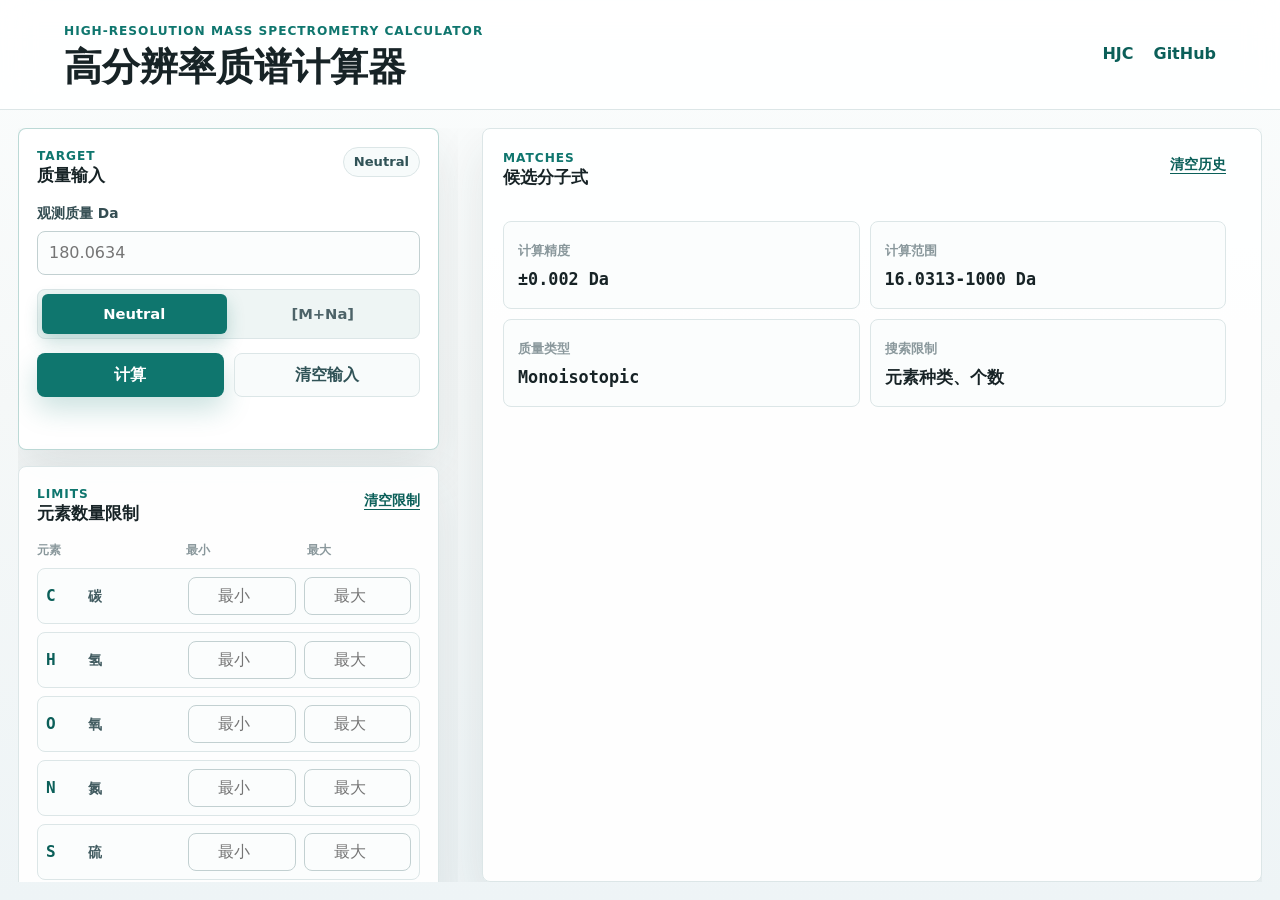
<file: tools/MassCalculator/index.html>
<!DOCTYPE html>
<html lang="zh-CN">
<head>
    <meta charset="UTF-8">
    <meta name="viewport" content="width=device-width, initial-scale=1.0, viewport-fit=cover">
    <meta name="description" content="高分辨质谱精确质量分子式计算器。">
    <title>高分辨率质谱计算器</title>
    <link rel="icon" href="favicon.svg" type="image/svg+xml">
    <link rel="stylesheet" href="styles.css">
</head>
<body>
    <header class="app-header">
        <div class="header-copy">
            <p class="eyebrow">High-Resolution Mass Spectrometry Calculator</p>
            <h1>高分辨率质谱计算器</h1>
        </div>
        <nav class="header-nav" aria-label="外部链接">
            <a href="../../index.html">HJC</a>
            <a href="https://github.com/sheephjc/MassCalculator" target="_blank" rel="noopener noreferrer">GitHub</a>
        </nav>
    </header>

    <main class="workspace">
        <form class="control-surface" id="calculatorForm">
            <section class="tool-panel primary-panel" aria-labelledby="mass-title">
                <div class="panel-heading">
                    <div>
                        <p class="section-kicker">Target</p>
                        <h2 id="mass-title">质量输入</h2>
                    </div>
                    <output id="modePreview" class="mode-preview">Neutral</output>
                </div>

                <label class="field-label" for="massInput">观测质量 Da</label>
                <input id="massInput" name="mass" type="number" step="any" inputmode="decimal" autocomplete="off" placeholder="180.0634">

                <fieldset class="segmented-control" aria-label="离子峰类型">
                    <label>
                        <input type="radio" name="ionMode" value="neutral" checked>
                        <span>Neutral</span>
                    </label>
                    <label>
                        <input type="radio" name="ionMode" value="mNa">
                        <span>[M+Na]</span>
                    </label>
                </fieldset>

                <div class="button-row">
                    <button class="button button-primary" type="submit">计算</button>
                    <button class="button button-secondary" type="button" id="resetForm">清空输入</button>
                </div>
                <p class="form-status" id="formStatus" aria-live="polite"></p>
            </section>

            <section class="tool-panel collapsible-panel is-collapsed" aria-labelledby="limits-title">
                <div class="panel-heading">
                    <div>
                        <p class="section-kicker">Limits</p>
                        <h2 id="limits-title">元素数量限制</h2>
                    </div>
                    <div class="panel-actions">
                        <button class="collapse-toggle" type="button" aria-expanded="false" aria-controls="limitsBody" data-collapse-target="limitsBody">展开</button>
                        <button class="link-button" type="button" id="clearRestrictions">清空限制</button>
                    </div>
                </div>

                <div class="collapsible-body" id="limitsBody">
                    <div class="limit-header" aria-hidden="true">
                        <span>元素</span>
                        <span>最小</span>
                        <span>最大</span>
                    </div>
                    <div class="element-limit-grid" id="elementLimitGrid"></div>
                </div>
            </section>

            <section class="tool-panel collapsible-panel is-collapsed" aria-labelledby="advanced-title">
                <div class="panel-heading">
                    <div>
                        <p class="section-kicker">Filters</p>
                        <h2 id="advanced-title">高级筛选</h2>
                    </div>
                    <div class="panel-actions">
                        <button class="collapse-toggle" type="button" aria-expanded="false" aria-controls="filtersBody" data-collapse-target="filtersBody">展开</button>
                        <button class="link-button" type="button" id="saveRestrictions">保存限制</button>
                    </div>
                </div>

                <div class="collapsible-body" id="filtersBody">
                    <label class="field-label" for="heteroAtomCount">杂原子总数</label>
                    <input id="heteroAtomCount" name="heteroAtomCount" type="number" min="0" max="10" inputmode="numeric" placeholder="不限">

                    <fieldset class="check-grid" id="heteroTypeChecks">
                        <legend>允许的杂原子</legend>
                    </fieldset>
                </div>
            </section>
        </form>

        <section class="results-surface" aria-labelledby="results-title">
            <div class="results-toolbar">
                <div>
                    <p class="section-kicker">Matches</p>
                    <h2 id="results-title">候选分子式</h2>
                </div>
                <button class="link-button" type="button" id="clearHistory">清空历史</button>
            </div>

            <div class="intro-note" id="introNote">
                <div>
                    <span>计算精度</span>
                    <strong>±0.002 Da</strong>
                </div>
                <div>
                    <span>计算范围</span>
                    <strong>16.0313-1000 Da</strong>
                </div>
                <div>
                    <span>质量类型</span>
                    <strong>Monoisotopic</strong>
                </div>
                <div>
                    <span>搜索限制</span>
                    <strong>元素种类、个数</strong>
                </div>
            </div>

            <div class="history-section" id="results"></div>
        </section>
    </main>

    <script src="calculator.js"></script>
</body>
</html>
</file>
<file: tools/MassCalculator/styles.css>
:root {
    color-scheme: light;
    --ink: #172326;
    --muted: #66767a;
    --subtle: #8a989c;
    --page: #f5f8f8;
    --surface: #ffffff;
    --surface-soft: #eef5f4;
    --line: #dce6e7;
    --line-strong: #c2d0d1;
    --accent: #0f766e;
    --accent-strong: #0b5f59;
    --accent-soft: #d9f1ed;
    --blue: #2563eb;
    --amber: #b7791f;
    --red: #c2413a;
    --green: #23754a;
    --violet: #6d5bd0;
    --shadow: 0 20px 50px rgba(30, 47, 51, 0.10);
    --radius: 8px;
}

* {
    box-sizing: border-box;
}

html {
    height: 100%;
}

body {
    height: 100vh;
    margin: 0;
    color: var(--ink);
    font-family: "Segoe UI", system-ui, -apple-system, BlinkMacSystemFont, "Microsoft YaHei", sans-serif;
    line-height: 1.5;
    background:
        linear-gradient(180deg, #fbfdfd 0%, var(--page) 45%, #eef4f6 100%);
    display: grid;
    grid-template-rows: auto minmax(0, 1fr);
    overflow: hidden;
}

a {
    color: inherit;
}

button,
input {
    font: inherit;
}

button {
    cursor: pointer;
}

.app-header {
    min-height: 104px;
    display: grid;
    grid-template-columns: minmax(0, 1fr) auto;
    align-items: center;
    gap: clamp(18px, 4vw, 56px);
    padding: 22px clamp(18px, 5vw, 72px);
    border-bottom: 1px solid var(--line);
    background: rgba(255, 255, 255, 0.82);
    backdrop-filter: blur(16px);
    -webkit-backdrop-filter: blur(16px);
}

.header-copy {
    display: grid;
    gap: 8px;
    justify-items: start;
}

.eyebrow,
.section-kicker {
    margin: 0;
    color: var(--accent);
    font-size: 0.76rem;
    font-weight: 800;
    letter-spacing: 0.08em;
    text-transform: uppercase;
}

h1,
h2,
p {
    margin-top: 0;
}

h1 {
    margin-bottom: 0;
    font-size: clamp(1.65rem, 3vw, 2.85rem);
    line-height: 1;
    letter-spacing: 0;
}

h2 {
    margin-bottom: 0;
    font-size: 1.05rem;
    line-height: 1.2;
    letter-spacing: 0;
}

.header-nav {
    display: flex;
    flex-wrap: wrap;
    justify-content: flex-end;
    gap: 20px;
}

.mode-preview {
    display: inline-flex;
    align-items: center;
    justify-content: center;
    min-height: 30px;
    padding: 0 10px;
    border: 1px solid var(--line);
    border-radius: 999px;
    color: #315357;
    background: #f7fbfb;
    font-size: 0.82rem;
    font-weight: 700;
    text-decoration: none;
}

.header-nav a {
    display: inline-flex;
    align-items: center;
    min-height: 32px;
    padding: 0;
    color: var(--accent-strong);
    font-weight: 900;
    text-decoration: none;
    transition: color 160ms ease, transform 160ms ease;
}

.header-nav a:hover {
    color: var(--ink);
    transform: translateY(-1px);
}

.workspace {
    width: min(1480px, calc(100% - 36px));
    min-height: 0;
    margin: 18px auto 18px;
    display: grid;
    grid-template-columns: minmax(340px, 440px) minmax(0, 1fr);
    gap: 24px;
    align-items: stretch;
    overflow: hidden;
}

.control-surface,
.results-surface {
    min-height: 0;
    display: grid;
    gap: 16px;
    align-content: start;
    overflow-y: auto;
    overscroll-behavior: contain;
    scrollbar-gutter: stable;
}

.control-surface {
    padding-right: 4px;
}

.tool-panel,
.results-surface {
    border: 1px solid var(--line);
    border-radius: var(--radius);
    background: rgba(255, 255, 255, 0.92);
    box-shadow: var(--shadow);
}

.tool-panel {
    padding: 18px;
}

.primary-panel {
    border-color: rgba(15, 118, 110, 0.28);
}

.results-surface {
    padding: 20px;
}

.panel-heading,
.results-toolbar {
    display: flex;
    align-items: flex-start;
    justify-content: space-between;
    gap: 16px;
    margin-bottom: 18px;
}

.panel-actions {
    display: flex;
    align-items: center;
    justify-content: flex-end;
    gap: 12px;
    flex-wrap: wrap;
}

.collapse-toggle {
    display: none;
    min-height: 32px;
    border: 1px solid var(--line);
    border-radius: 999px;
    padding: 0 11px;
    color: #315357;
    background: #f7fbfb;
    font-size: 0.82rem;
    font-weight: 900;
    transition: transform 160ms ease, border-color 160ms ease, background 160ms ease;
}

.collapse-toggle:hover {
    border-color: var(--line-strong);
    background: #ffffff;
    transform: translateY(-1px);
}

.field-label {
    display: block;
    margin-bottom: 7px;
    color: #344d52;
    font-size: 0.86rem;
    font-weight: 800;
}

input[type="number"] {
    width: 100%;
    min-height: 44px;
    border: 1px solid var(--line-strong);
    border-radius: var(--radius);
    padding: 9px 11px;
    color: var(--ink);
    background: #fbfdfd;
    outline: none;
    transition: border-color 160ms ease, box-shadow 160ms ease, background 160ms ease;
}

input[type="number"]:focus {
    border-color: var(--accent);
    background: #ffffff;
    box-shadow: 0 0 0 3px rgba(15, 118, 110, 0.14);
}

.segmented-control {
    display: grid;
    grid-template-columns: 1fr 1fr;
    gap: 4px;
    margin: 14px 0 0;
    padding: 4px;
    border: 1px solid var(--line);
    border-radius: var(--radius);
    background: var(--surface-soft);
}

.segmented-control label {
    min-width: 0;
}

.segmented-control input {
    position: absolute;
    opacity: 0;
    pointer-events: none;
}

.segmented-control span {
    min-height: 40px;
    display: flex;
    align-items: center;
    justify-content: center;
    border-radius: 6px;
    color: #4d6368;
    font-size: 0.92rem;
    font-weight: 800;
    transition: background 160ms ease, color 160ms ease, box-shadow 160ms ease;
}

.segmented-control input:checked + span {
    color: #ffffff;
    background: var(--accent);
    box-shadow: 0 8px 18px rgba(15, 118, 110, 0.24);
}

.button-row {
    display: grid;
    grid-template-columns: 1fr 1fr;
    gap: 10px;
    margin-top: 14px;
}

.button {
    min-height: 44px;
    border: 1px solid transparent;
    border-radius: var(--radius);
    padding: 0 14px;
    font-weight: 800;
    transition: transform 160ms ease, box-shadow 160ms ease, border-color 160ms ease, background 160ms ease;
}

.button:hover,
.link-button:hover {
    transform: translateY(-1px);
}

.button-primary {
    color: #ffffff;
    background: var(--accent);
    box-shadow: 0 12px 28px rgba(15, 118, 110, 0.22);
}

.button-primary:hover {
    background: var(--accent-strong);
}

.button-secondary {
    color: #315357;
    border-color: var(--line);
    background: #f8fbfb;
}

.button-secondary:hover {
    border-color: var(--line-strong);
    background: #ffffff;
}

.link-button {
    min-height: 32px;
    border: 0;
    padding: 0;
    color: var(--accent-strong);
    background: transparent;
    font-size: 0.88rem;
    font-weight: 800;
    text-decoration: underline;
    text-underline-offset: 4px;
}

.form-status {
    min-height: 22px;
    margin: 12px 0 0;
    color: var(--muted);
    font-size: 0.9rem;
}

.form-status.is-error {
    color: var(--red);
}

.form-status.is-success {
    color: var(--green);
}

.limit-header,
.limit-row {
    display: grid;
    grid-template-columns: minmax(82px, 1fr) minmax(72px, 0.8fr) minmax(72px, 0.8fr);
    gap: 8px;
    align-items: center;
}

.limit-header {
    margin-bottom: 8px;
    color: var(--subtle);
    font-size: 0.78rem;
    font-weight: 800;
}

.element-limit-grid {
    display: grid;
    gap: 8px;
}

.limit-row {
    padding: 8px;
    border: 1px solid var(--line);
    border-radius: var(--radius);
    background: #fbfdfd;
}

.limit-input {
    min-width: 0;
    display: grid;
    gap: 5px;
}

.limit-input-label {
    display: none;
    color: #5d7075;
    font-size: 0.76rem;
    font-weight: 900;
}

.element-name {
    display: flex;
    align-items: baseline;
    gap: 8px;
    min-width: 0;
    font-weight: 800;
}

.element-symbol {
    width: 34px;
    flex: 0 0 auto;
    color: var(--accent-strong);
    font-family: "Cascadia Mono", "SFMono-Regular", Consolas, monospace;
    font-size: 1rem;
}

.element-cn {
    min-width: 0;
    overflow: hidden;
    color: #425c61;
    font-size: 0.86rem;
    text-overflow: ellipsis;
    white-space: nowrap;
}

.limit-row input {
    min-height: 36px;
    padding: 6px 8px;
    text-align: center;
}

.check-grid {
    display: grid;
    grid-template-columns: repeat(4, minmax(0, 1fr));
    gap: 8px;
    margin: 14px 0 0;
    border: 0;
    padding: 0;
}

.check-grid legend {
    grid-column: 1 / -1;
    margin-bottom: 2px;
    color: #344d52;
    font-size: 0.86rem;
    font-weight: 800;
}

.check-grid label {
    min-width: 0;
    min-height: 38px;
    display: flex;
    align-items: center;
    justify-content: center;
    gap: 6px;
    border: 1px solid var(--line);
    border-radius: var(--radius);
    color: #435b60;
    background: #fbfdfd;
    font-size: 0.86rem;
    font-weight: 800;
    user-select: none;
}

.check-grid input {
    accent-color: var(--accent);
}

.history-section {
    display: grid;
    gap: 16px;
}

.intro-note {
    display: grid;
    grid-template-columns: repeat(2, minmax(0, 1fr));
    gap: 10px;
}

.intro-note div {
    min-height: 88px;
    display: grid;
    align-content: center;
    gap: 8px;
    border: 1px solid var(--line);
    border-radius: var(--radius);
    padding: 14px;
    background: #fbfdfd;
}

.intro-note span {
    color: var(--subtle);
    font-size: 0.8rem;
    font-weight: 800;
}

.intro-note strong {
    color: var(--ink);
    font-family: "Cascadia Mono", "SFMono-Regular", Consolas, monospace;
    font-size: 1.05rem;
    line-height: 1.2;
}

.intro-note.is-hidden {
    display: none;
}

.result-card {
    border: 1px solid var(--line);
    border-radius: var(--radius);
    background: var(--surface);
    overflow: hidden;
    box-shadow: 0 10px 30px rgba(30, 47, 51, 0.07);
}

.result-card-header {
    display: grid;
    grid-template-columns: minmax(0, 1fr) auto;
    gap: 14px;
    align-items: start;
    padding: 16px;
    border-bottom: 1px solid var(--line);
    background: #f9fcfc;
}

.result-title {
    margin: 0;
    font-size: 1rem;
    font-weight: 900;
}

.result-meta {
    display: flex;
    flex-wrap: wrap;
    gap: 8px;
    margin-top: 8px;
}

.pill {
    display: inline-flex;
    align-items: center;
    min-height: 26px;
    padding: 0 8px;
    border-radius: 999px;
    color: #3d565b;
    background: #eef5f4;
    font-size: 0.76rem;
    font-weight: 800;
}

.result-time {
    color: var(--subtle);
    font-size: 0.78rem;
    font-weight: 700;
    white-space: nowrap;
}

.timeout-warning,
.no-results {
    margin: 16px;
    border-radius: var(--radius);
    padding: 12px 14px;
    font-weight: 800;
}

.timeout-warning {
    color: var(--red);
    background: #fff1ef;
}

.no-results {
    color: #54686d;
    background: #f4f8f8;
}

.result-group {
    padding: 16px;
}

.result-group + .result-group {
    border-top: 1px solid var(--line);
}

.category-row {
    display: flex;
    align-items: center;
    justify-content: space-between;
    gap: 12px;
    margin-bottom: 10px;
}

.category-tag {
    display: inline-flex;
    align-items: center;
    min-height: 30px;
    padding: 0 10px;
    border-radius: 999px;
    color: #ffffff;
    font-size: 0.82rem;
    font-weight: 900;
}

.category-count {
    color: var(--subtle);
    font-size: 0.82rem;
    font-weight: 800;
}

.halogen {
    background: var(--amber);
}

.sulfur-phosphor {
    background: var(--violet);
}

.nitrogen {
    background: var(--blue);
}

.cho {
    background: var(--green);
}

.boron {
    background: var(--accent);
}

.other {
    background: #69777a;
}

.formula-table {
    display: grid;
    border: 1px solid var(--line);
    border-radius: var(--radius);
    overflow: hidden;
}

.formula-table-header,
.formula-row {
    display: grid;
    grid-template-columns: minmax(120px, 1.1fr) repeat(4, minmax(96px, 0.9fr));
    gap: 0;
    align-items: stretch;
}

.formula-table-header {
    color: #5d7075;
    background: #f2f7f7;
    font-size: 0.78rem;
    font-weight: 900;
}

.formula-table-header span,
.formula-row span {
    min-width: 0;
    padding: 10px;
    border-right: 1px solid var(--line);
}

.formula-table-header span:last-child,
.formula-row span:last-child {
    border-right: 0;
}

.formula-row {
    background: #ffffff;
    font-size: 0.9rem;
}

.formula-row + .formula-row {
    border-top: 1px solid var(--line);
}

.formula {
    color: var(--ink);
    font-family: "Cascadia Mono", "SFMono-Regular", Consolas, monospace;
    font-weight: 900;
}

.formula sub {
    font-size: 0.72em;
    line-height: 0;
}

.numeric {
    font-family: "Cascadia Mono", "SFMono-Regular", Consolas, monospace;
    font-variant-numeric: tabular-nums;
}

.error-positive {
    color: var(--red);
}

.error-negative {
    color: var(--green);
}

@media (max-width: 1100px) {
    .app-header {
        grid-template-columns: 1fr;
        align-items: start;
        gap: 18px;
    }

    .header-nav {
        justify-content: flex-start;
    }

    .workspace {
        grid-template-columns: 1fr;
    }

    .control-surface {
        grid-template-columns: repeat(2, minmax(0, 1fr));
        align-items: stretch;
    }

    .primary-panel {
        grid-column: 1 / -1;
    }
}

@media (max-width: 760px) {
    body {
        height: auto;
        min-height: 100dvh;
        display: block;
        overflow: auto;
    }

    .app-header {
        min-height: auto;
        padding: 18px;
    }

    .workspace {
        width: calc(100% - 24px);
        grid-template-columns: 1fr;
        margin: 12px auto 18px;
        overflow: visible;
    }

    .control-surface {
        grid-template-columns: 1fr;
        overflow: visible;
        padding-right: 0;
    }

    .results-surface {
        overflow: visible;
    }

    .results-surface,
    .tool-panel {
        padding: 14px;
    }

    .panel-heading,
    .results-toolbar {
        gap: 12px;
        margin-bottom: 14px;
    }

    .collapse-toggle {
        display: inline-flex;
        align-items: center;
        justify-content: center;
    }

    .collapsible-panel.is-collapsed .collapsible-body {
        display: none;
    }

    .collapsible-panel.is-collapsed .panel-heading {
        margin-bottom: 0;
    }

    .button-row,
    .segmented-control {
        grid-template-columns: 1fr;
    }

    .limit-header {
        display: none;
    }

    .limit-row {
        grid-template-columns: minmax(0, 1fr) minmax(0, 1fr);
        grid-template-areas:
            "name name"
            "min max";
        gap: 8px 10px;
        padding: 10px;
    }

    .limit-row .element-name {
        grid-area: name;
    }

    .limit-row .limit-input:first-of-type {
        grid-area: min;
    }

    .limit-row .limit-input:last-of-type {
        grid-area: max;
    }

    .limit-input-label {
        display: block;
    }

    .limit-row input {
        min-height: 44px;
        text-align: left;
    }

    .check-grid {
        grid-template-columns: repeat(2, minmax(0, 1fr));
    }

    .intro-note {
        grid-template-columns: 1fr;
    }

    .result-card-header {
        grid-template-columns: 1fr;
    }

    .result-time {
        white-space: normal;
    }

    .formula-table {
        border: 0;
        gap: 8px;
        overflow: visible;
    }

    .formula-table-header {
        display: none;
    }

    .formula-row {
        grid-template-columns: 1fr 1fr;
        border: 1px solid var(--line);
        border-radius: var(--radius);
        overflow: hidden;
    }

    .formula-row + .formula-row {
        border-top: 1px solid var(--line);
    }

    .formula-row span {
        border-right: 0;
        border-bottom: 1px solid var(--line);
    }

    .formula-row span:nth-last-child(-n + 2) {
        border-bottom: 0;
    }

    .formula-row span:first-child {
        grid-column: 1 / -1;
        background: #f8fbfb;
    }
}

@media (max-width: 460px) {
    h1 {
        font-size: 1.75rem;
    }

    .eyebrow {
        font-size: 0.68rem;
    }

    .header-nav {
        gap: 14px;
    }

    .workspace {
        width: calc(100% - 18px);
    }

    .check-grid {
        grid-template-columns: repeat(2, minmax(0, 1fr));
    }
}

@media (max-width: 360px) {
    .panel-heading,
    .results-toolbar {
        align-items: stretch;
        flex-direction: column;
    }

    .panel-actions {
        width: 100%;
        justify-content: space-between;
    }

    .button-row {
        gap: 8px;
    }

    .check-grid {
        grid-template-columns: 1fr;
    }
}
</file>
